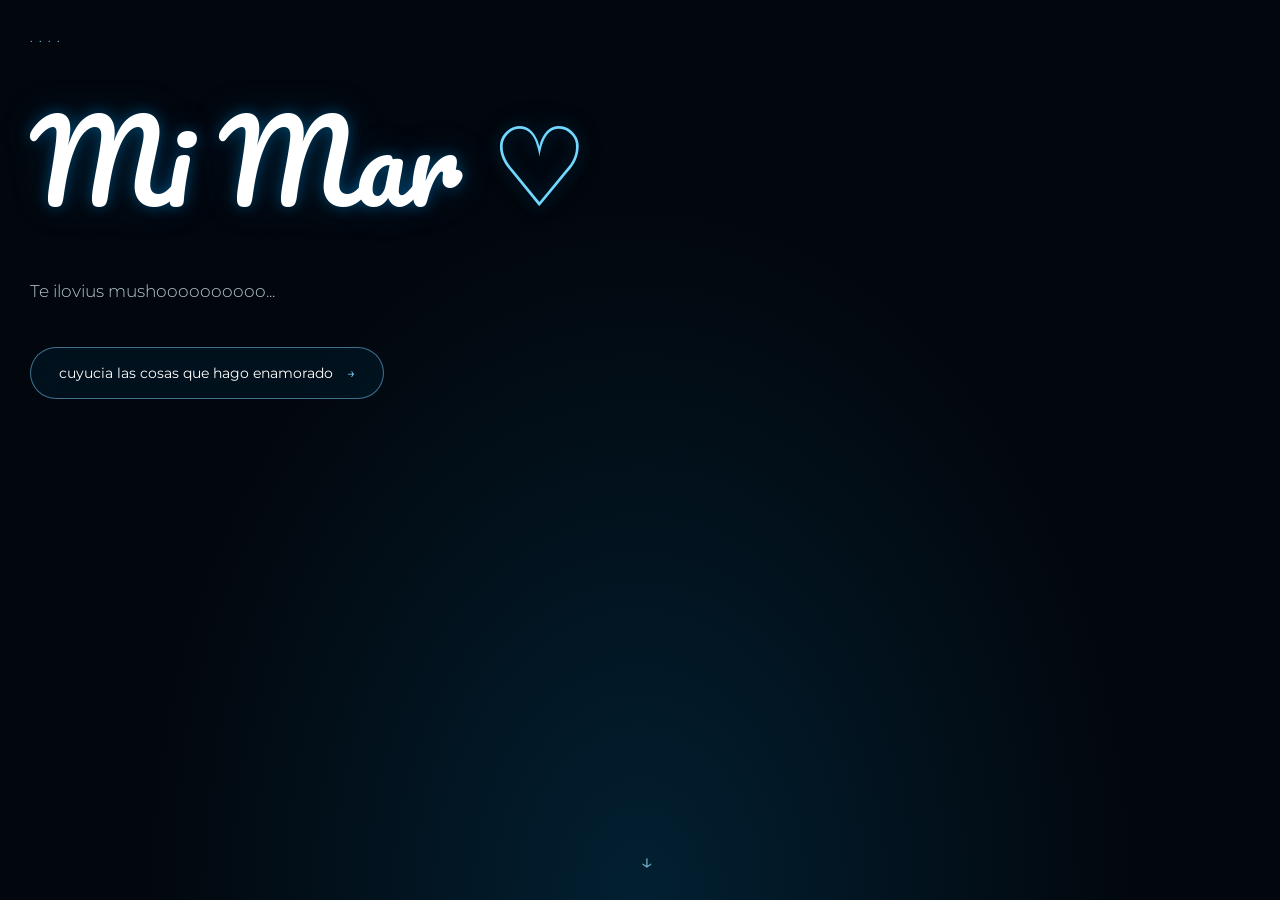
<file: index.html>
<!DOCTYPE html>
<html lang="es">
<head>
    <meta charset="UTF-8">
    <meta name="viewport" content="width=device-width, initial-scale=1.0">

    <title>Mi Mar ❤️</title>

    <link rel="preconnect" href="https://fonts.googleapis.com">
    <link rel="preconnect" href="https://fonts.gstatic.com" crossorigin>

    <link href="https://fonts.googleapis.com/css2?family=Montserrat:wght@300;400;500;600&family=Pacifico&display=swap" rel="stylesheet">

    <link rel="stylesheet" href="style.css">
</head>

<body>

    <main class="inicio">

        <div class="contenido">

            <p class="pequeno">....</p>

            <h1>Mi Mar <span>♡</span></h1>

            <p class="frase">
                Te ilovius mushoooooooooo...
            </p>

            <button onclick="entrar()">
                cuyucia las cosas que hago enamorado
                <span>→</span>
            </button>

        </div>

        <div class="abajo">
            ↓
        </div>

    </main>

   <script src="script.js"></script>

</body>
</html>
</file>
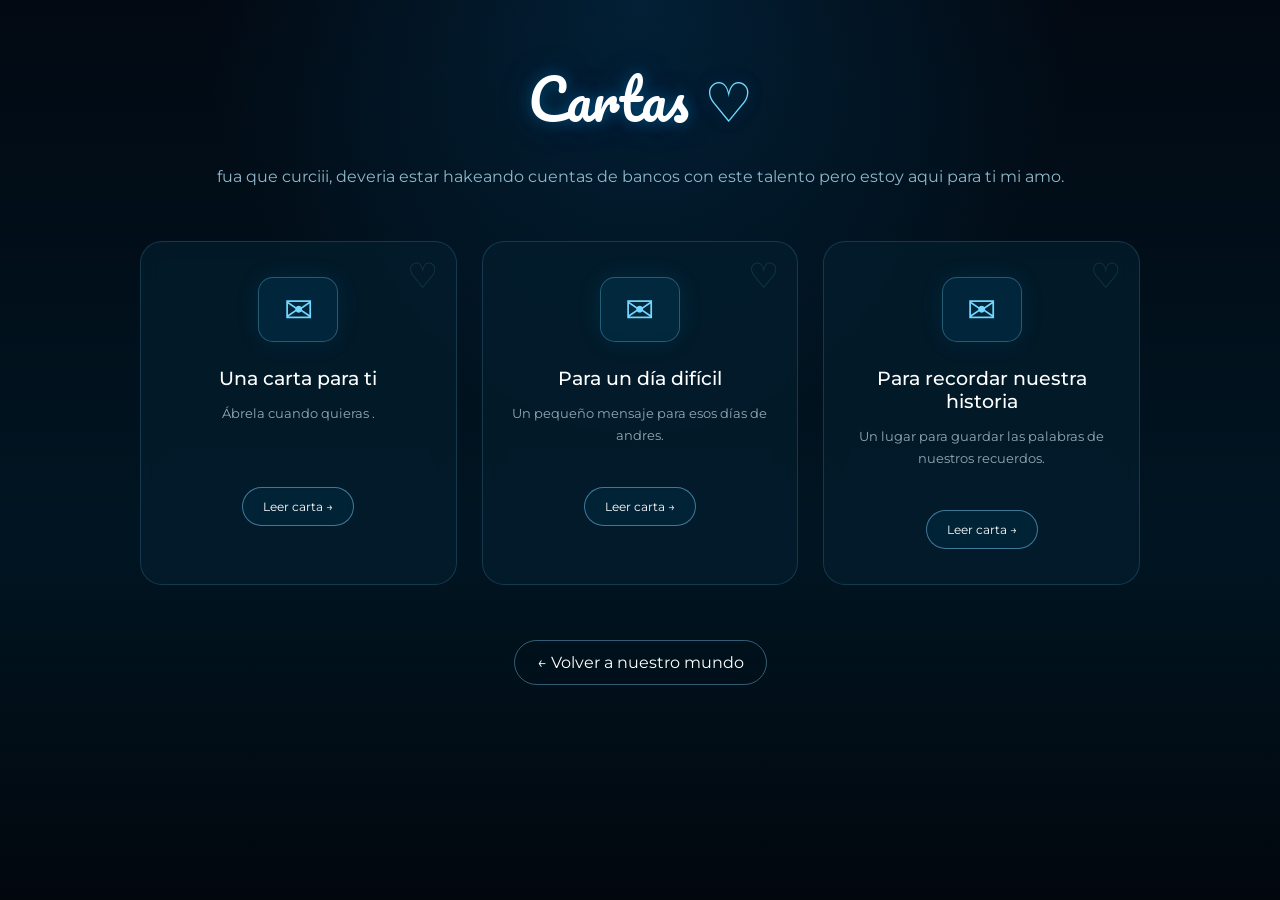
<file: cartas.html>
<!DOCTYPE html>
<html lang="es">
<head>
    <meta charset="UTF-8">
    <meta name="viewport" content="width=device-width, initial-scale=1.0">

    <title>Mi Mar — Cartas ❤️</title>

    <link rel="preconnect" href="https://fonts.googleapis.com">
    <link rel="preconnect" href="https://fonts.gstatic.com" crossorigin>

    <link href="https://fonts.googleapis.com/css2?family=Montserrat:wght@300;400;500;600&family=Pacifico&display=swap" rel="stylesheet">

    <link rel="stylesheet" href="style.css">
</head>

<body>

<main class="cartas">

    <header class="encabezado">
        <h1>Cartas <span>♡</span></h1>
        <p>fua que curciii, deveria estar hakeando cuentas de bancos con este talento pero
            estoy aqui para ti mi amo.</p>
    </header>

    <section class="cartas-grid">

        <div class="carta" onclick="abrirCarta(1)">
            <div class="sobre">✉</div>
            <h2>Una carta para ti</h2>
            <p>Ábrela cuando quieras .</p>
            <button>Leer carta →</button>
        </div>

        <div class="carta" onclick="abrirCarta(2)">
            <div class="sobre">✉</div>
            <h2>Para un día difícil</h2>
            <p>Un pequeño mensaje para esos días de andres.</p>
            <button>Leer carta →</button>
        </div>

        <div class="carta" onclick="abrirCarta(3)">
            <div class="sobre">✉</div>
            <h2>Para recordar nuestra historia</h2>
            <p>Un lugar para guardar las palabras de nuestros recuerdos.</p>
            <button>Leer carta →</button>
        </div>

    </section>

    <a class="volver" href="mundo.html">
        ← Volver a nuestro mundo
    </a>

</main>


<!-- VENTANA DE LA CARTA -->

<div id="ventanaCarta" class="ventana-carta">

    <div class="contenido-carta">

        <button class="cerrar" onclick="cerrarCarta()">×</button>

        <div class="sobre-grande">✉</div>

        <span id="etiquetaCarta">CARTA</span>

        <h2 id="tituloCarta"></h2>

        <p id="textoCarta"></p>

    </div>

</div>


<script>

const cartas = {

    1: {
        titulo: "Una carta para ti",
        texto: "mira corazon te amo, como humberto a las matematicas, como ortega ama decir hermanoooo, jajajaj."
    },

    2: {
        titulo: "Para un día difícil",
        texto: "tengo fe que na niña lucy me va aceptar aun asi todo pasmado, jajjaj y esa fe mueve montañas por que te amo."
    },

    3: {
        titulo: "Para recordar nuestra historia",
        texto: "quiero que recuerdes que t amo y que comassssss porfabor."
    }

};


function abrirCarta(numero) {

    document.getElementById("tituloCarta").textContent =
        cartas[numero].titulo;

    document.getElementById("textoCarta").textContent =
        cartas[numero].texto;

    document.getElementById("ventanaCarta").classList.add("mostrar");
}


function cerrarCarta() {

    document.getElementById("ventanaCarta").classList.remove("mostrar");

}

</script>

</body>
</html>
</file>
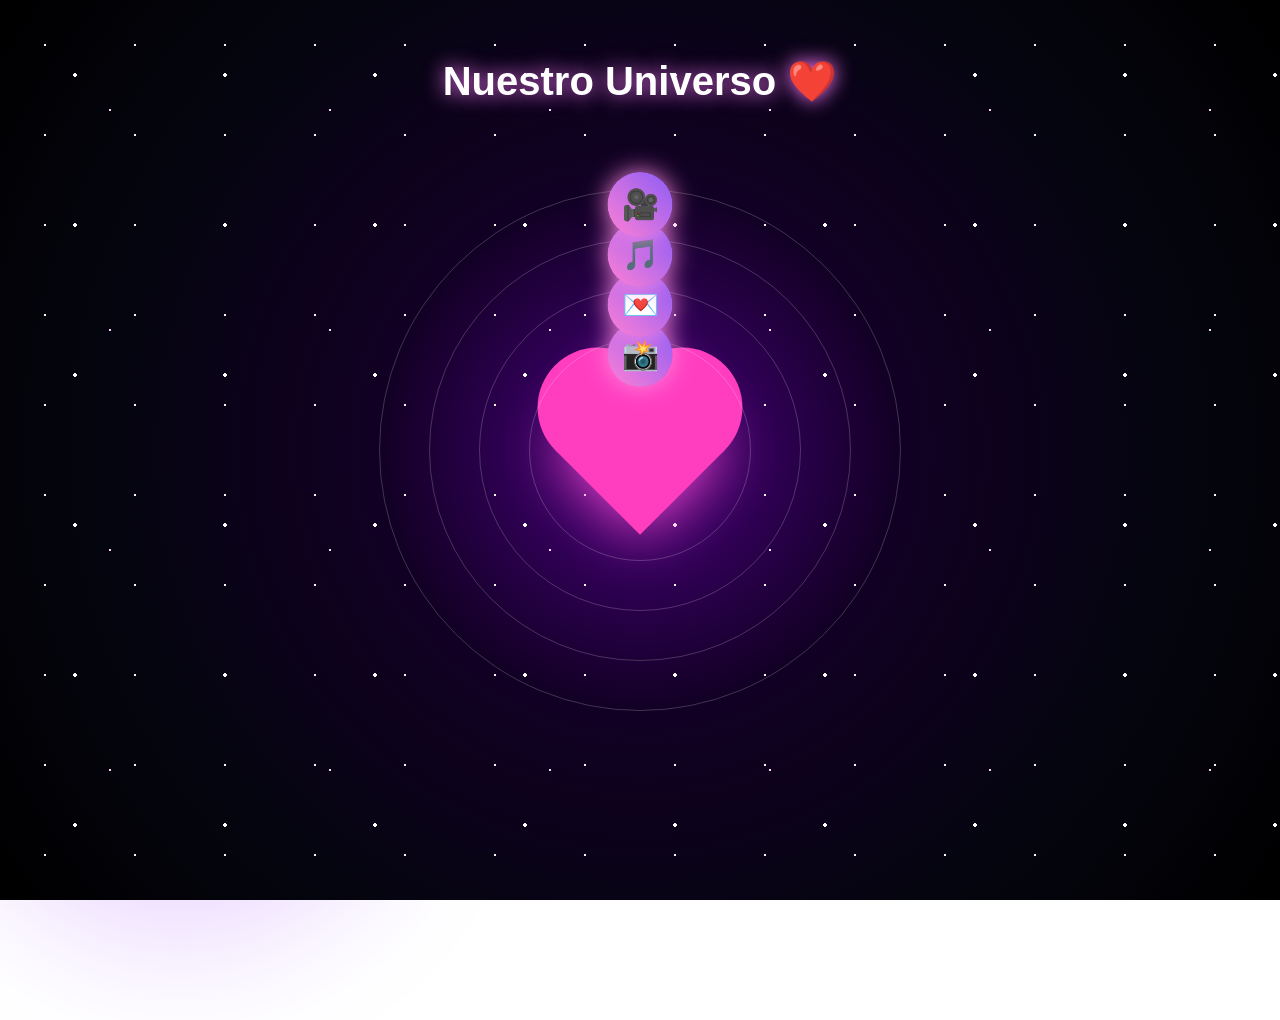
<file: galaxia.html>
<!DOCTYPE html>
<html lang="es">
<head>
    <meta charset="UTF-8">
    <meta name="viewport" content="width=device-width, initial-scale=1.0">
    <title>Nuestro Universo ❤️</title>
<meta name="viewport" content="width=device-width, initial-scale=1.0">
    <style>
        
.galaxia-app{
    position:relative;
    width:100%;
    height:100vh;
    overflow:hidden;
    background:radial-gradient(circle at center,#4b0082,#120024,#050510,#000);
    display:flex;
    justify-content:center;
    align-items:center;
    flex-direction:column;
    font-family:Arial,sans-serif;
}

.titulo{
    position:absolute;
    top:25px;
    color:white;
    font-size:40px;
    text-shadow:0 0 20px #ff7bff;
    z-index:20;
}

.stars{
    position:absolute;
    width:100%;
    height:100%;
    background-image:
    radial-gradient(white 1px, transparent 1px),
    radial-gradient(white 2px, transparent 2px),
    radial-gradient(#ffd6ff 1px, transparent 1px);
    background-size:90px 90px,150px 150px,220px 220px;
    animation:moverEstrellas 80s linear infinite;
}

@keyframes moverEstrellas{
    from{
        transform:translateY(0);
    }
    to{
        transform:translateY(-600px);
    }
}

.galaxia{
    position:relative;
    width:600px;
    height:600px;
}

.corazon{
    position:absolute;
    left:50%;
    top:50%;
    transform:translate(-50%,-50%) rotate(-45deg);
    width:120px;
    height:120px;
    background:#ff3ebf;
    box-shadow:0 0 60px #ff4dd2;
    animation:latido 2s infinite;
}

.corazon::before,
.corazon::after{
    content:"";
    position:absolute;
    width:120px;
    height:120px;
    background:#ff3ebf;
    border-radius:50%;
}

.corazon::before{
    top:-60px;
    left:0;
}

.corazon::after{
    left:60px;
    top:0;
}

@keyframes latido{
    0%,100%{
        transform:translate(-50%,-50%) rotate(-45deg) scale(1);
    }
    50%{
        transform:translate(-50%,-50%) rotate(-45deg) scale(1.15);
    }
}


.orbita{
    position:absolute;
    left:50%;
    top:50%;
    border:1px solid rgba(255,255,255,.2);
    border-radius:50%;
    transform:translate(-50%,-50%);
}

.orbita1{
    width:220px;
    height:220px;
    animation:girar 12s linear infinite;
}

.orbita2{
    width:320px;
    height:320px;
    animation:girar 18s linear infinite;
}

.orbita3{
    width:420px;
    height:420px;
    animation:girar 25s linear infinite;
}

.orbita4{
    width:520px;
    height:520px;
    animation:girar 32s linear infinite;
}

@keyframes girar{
    from{
        transform:translate(-50%,-50%) rotate(0deg);
    }
    to{
        transform:translate(-50%,-50%) rotate(360deg);
    }
}

.planeta{
    position:absolute;
    top:-18px;
    left:50%;
    transform:translateX(-50%);
    width:65px;
    height:65px;
    border-radius:50%;
    background:linear-gradient(45deg,#ff80d5,#8b5cf6);
    display:flex;
    justify-content:center;
    align-items:center;
    font-size:30px;
    cursor:pointer;
    box-shadow:0 0 25px #ff8ae2;
    transition:.4s;
}

.planeta:hover{
    transform:translateX(-50%) scale(1.2);
    box-shadow:0 0 40px white;
}

#mensaje{
    position:absolute;
    bottom:40px;
    color:white;
    font-size:24px;
    text-align:center;
    text-shadow:0 0 10px #ff9df3;
}
.estrella{
    position:absolute;
    width:3px;
    height:3px;
    background:white;
    border-radius:50%;
    box-shadow:0 0 20px white;
    animation:fugaz 2.5s linear forwards;
}

@keyframes fugaz{

    0%{
        transform:translate(0,0);
        opacity:1;
    }

    100%{
        transform:translate(-600px,350px);
        opacity:0;
    }

}

.nebulosa{
    position:absolute;
    width:500px;
    height:500px;
    border-radius:50%;
    background:radial-gradient(circle,
    rgba(255,0,255,.35),
    rgba(120,0,255,.15),
    transparent 70%);
    filter:blur(50px);
    animation:flotar 18s ease-in-out infinite alternate;
}

.nebulosa.dos{
    top:5%;
    right:-150px;
    width:400px;
    height:400px;
    animation-duration:22s;
}

.nebulosa.tres{
    bottom:-120px;
    left:-120px;
    width:600px;
    height:600px;
    animation-duration:28s;
}

@keyframes flotar{

    0%{
        transform:translate(0,0) scale(1);
    }

    50%{
        transform:translate(40px,-30px) scale(1.1);
    }

    100%{
        transform:translate(-30px,40px) scale(0.95);
    }

}
html, body {
    margin: 0;
    padding: 0;
    width: 100%;
    height: 100%;
    overflow-x: hidden;
}
        .galaxia-app{
    width:100%;
    min-height:100vh;
}
    </style>
</head>
<body>
<div class="nebulosa"></div>
<div class="nebulosa dos"></div>
<div class="nebulosa tres"></div>
<section class="galaxia-app">
    <div class="stars"></div>

    <h1 class="titulo">Nuestro Universo ❤️</h1>

    <div class="galaxia">
        <div class="corazon"></div>

        <div class="orbita orbita1">
            <div class="planeta" onclick="mostrar('Recuerdos')">📸</div>
        </div>

        <div class="orbita orbita2">
            <div class="planeta" onclick="mostrar('Cartas')">💌</div>
        </div>

        <div class="orbita orbita3">
            <div class="planeta" onclick="mostrar('Música')">🎵</div>
        </div>

        <div class="orbita orbita4">
            <div class="planeta" onclick="mostrar('Videos')">🎥</div>
        </div>
    </div>

    <div id="mensaje"></div>
</section>



    <script>
        

const mensajes = {
    "Recuerdos": "📸 Aquí podrás abrir una galería con nuestras fotos más especiales.",
    "Cartas": "💌 Aquí estarán todas las cartas que escribí para ti.",
    "Música": "🎵 Nuestra playlist favorita siempre estará aquí.",
    "Videos": "🎥 En este planeta podrás ver nuestros videos y recuerdos."
};

function mostrar(planeta){

    const mensaje = document.getElementById("mensaje");

    mensaje.style.opacity = "0";

    setTimeout(() => {
        mensaje.innerHTML = mensajes[planeta];
        mensaje.style.opacity = "1";
    },200);

}

function crearEstrella(){

    const estrella = document.createElement("div");

    estrella.className = "estrella";

    estrella.style.left = Math.random()*window.innerWidth+"px";
    estrella.style.top = Math.random()*200+"px";

    document.querySelector(".galaxia-app").appendChild(estrella);

    setTimeout(()=>{
        estrella.remove();
    },2500);

}

setInterval(crearEstrella,1800);




    </script>

</body>
</html>
</file>
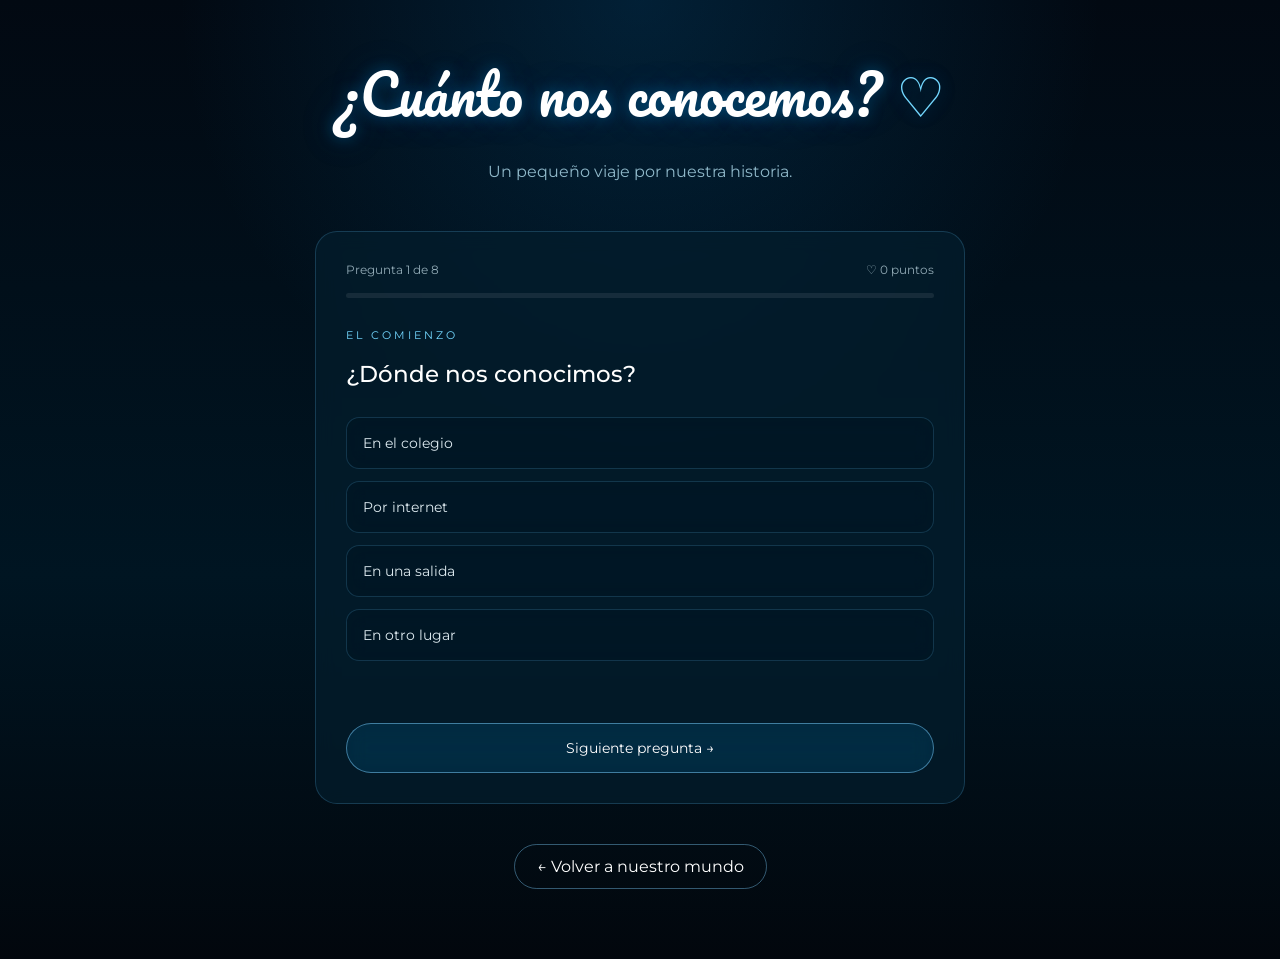
<file: juego.html>
<!DOCTYPE html>
<html lang="es">
<head>
    <meta charset="UTF-8">
    <meta name="viewport" content="width=device-width, initial-scale=1.0">

    <title>Mi Mar — ¿Cuánto nos conocemos? ♡</title>

    <link rel="preconnect" href="https://fonts.googleapis.com">
    <link rel="preconnect" href="https://fonts.gstatic.com" crossorigin>

    <link href="https://fonts.googleapis.com/css2?family=Montserrat:wght@300;400;500;600&family=Pacifico&display=swap" rel="stylesheet">

    <link rel="stylesheet" href="style.css">
</head>

<body>

<main class="juego">

    <header class="encabezado">
        <h1>¿Cuánto nos conocemos? <span>♡</span></h1>
        <p>Un pequeño viaje por nuestra historia.</p>
    </header>

    <section class="panel-juego" id="panelJuego">

        <div class="progreso-info">
            <span id="numeroPregunta">Pregunta 1 de 8</span>
            <span id="marcador">♡ 0 puntos</span>
        </div>

        <div class="barra-progreso">
            <div id="progreso"></div>
        </div>

        <div class="etiqueta" id="categoria">EL COMIENZO</div>

        <h2 id="pregunta">¿Cuánto recuerdas?</h2>

        <div class="opciones" id="opciones"></div>

        <p id="mensaje" aria-live="polite"></p>

        <button id="siguiente" class="boton-juego" hidden>
            Siguiente pregunta →
        </button>

    </section>

    <section class="panel-juego resultado" id="panelResultado" hidden>
        <div class="corazon-final">♡</div>

        <h2 id="tituloResultado">¡Terminaste!</h2>

        <p id="textoResultado"></p>

        <div class="puntuacion-final" id="puntuacionFinal"></div>

        <button class="boton-juego" id="reintentar">
            Volver a jugar ↻
        </button>
    </section>

    <a class="volver" href="mundo.html">
        ← Volver a nuestro mundo
    </a>

</main>

<script>
/*
  IMPORTANTE:
  Estas preguntas son ejemplos.
  Cambia las preguntas, opciones y respuestaCorrecta
  para que coincidan con vuestra historia real.

  respuestaCorrecta empieza desde 0:
  0 = primera opción
  1 = segunda opción
  2 = tercera opción
  3 = cuarta opción
*/

const preguntas = [
    {
        categoria: "EL COMIENZO",
        pregunta: "¿Dónde nos conocimos?",
        opciones: [
            "En el colegio",
            "Por internet",
            "En una salida",
            "En otro lugar"
        ],
        respuestaCorrecta: 0
    },
    {
        categoria: "EL COMIENZO",
        pregunta: "¿Quién habló primero?",
        opciones: [
            "Rodri",
            "Ella",
            "Los dos al mismo tiempo",
            "No lo recuerdo"
        ],
        respuestaCorrecta: 0
    },
    {
        categoria: "NUESTROS RECUERDOS",
        pregunta: "¿Qué recuerdo guardaríamos primero?",
        opciones: [
            "Una conversación",
            "Una fotografía",
            "Una salida",
            "Una broma"
        ],
        respuestaCorrecta: 1
    },
    {
        categoria: "SOBRE MÍ",
        pregunta: "¿Qué actividad me gusta más?",
        opciones: [
            "Jugar fútbol",
            "Ver películas",
            "Jugar videojuegos",
            "Escuchar música"
        ],
        respuestaCorrecta: 0
    },
    {
        categoria: "SOBRE NOSOTROS",
        pregunta: "¿Qué disfrutamos hacer juntos?",
        opciones: [
            "Hablar durante horas",
            "Salir a pasear",
            "Tomarnos fotos",
            "Todas las anteriores"
        ],
        respuestaCorrecta: 3
    },
    {
        categoria: "PEQUEÑOS DETALLES",
        pregunta: "¿Qué detalle recuerdo de ti?",
        opciones: [
            "Tu sonrisa",
            "Tu forma de hablar",
            "Tu mirada",
            "Otro detalle"
        ],
        respuestaCorrecta: 0
    },
    {
        categoria: "NUESTROS MOMENTOS",
        pregunta: "¿Qué nos hace reír juntos?",
        opciones: [
            "Nuestras bromas",
            "Los memes",
            "Las ocurrencias",
            "Todas las anteriores"
        ],
        respuestaCorrecta: 3
    },
    {
        categoria: "HASTA HOY",
        pregunta: "¿Qué es importante en nuestra historia?",
        opciones: [
            "Los recuerdos",
            "La confianza",
            "La comunicación",
            "Todo lo anterior"
        ],
        respuestaCorrecta: 3
    }
];

let indice = 0;
let puntos = 0;
let respondida = false;

const panelJuego = document.getElementById("panelJuego");
const panelResultado = document.getElementById("panelResultado");
const preguntaTexto = document.getElementById("pregunta");
const opcionesDiv = document.getElementById("opciones");
const mensaje = document.getElementById("mensaje");
const siguiente = document.getElementById("siguiente");

function mostrarPregunta() {
    respondida = false;

    const actual = preguntas[indice];

    document.getElementById("numeroPregunta").textContent =
        `Pregunta ${indice + 1} de ${preguntas.length}`;

    document.getElementById("marcador").textContent =
        `♡ ${puntos} puntos`;

    document.getElementById("categoria").textContent =
        actual.categoria;

    preguntaTexto.textContent = actual.pregunta;

    document.getElementById("progreso").style.width =
        `${(indice / preguntas.length) * 100}%`;

    opcionesDiv.innerHTML = "";
    mensaje.textContent = "";
    siguiente.hidden = true;

    actual.opciones.forEach((opcion, i) => {
        const boton = document.createElement("button");

        boton.className = "opcion";
        boton.textContent = opcion;

        boton.addEventListener("click", () => elegirRespuesta(i));

        opcionesDiv.appendChild(boton);
    });
}

function elegirRespuesta(seleccion) {
    if (respondida) return;

    respondida = true;

    const actual = preguntas[indice];
    const botones = opcionesDiv.querySelectorAll(".opcion");

    botones.forEach((boton, i) => {
        boton.disabled = true;

        if (i === actual.respuestaCorrecta) {
            boton.classList.add("correcta");
        }

        if (i === seleccion && seleccion !== actual.respuestaCorrecta) {
            boton.classList.add("incorrecta");
        }
    });

    if (seleccion === actual.respuestaCorrecta) {
        puntos++;
        mensaje.textContent = "¡Correcto! ♡ +1 punto";
        mensaje.className = "mensaje-correcto";
    } else {
        mensaje.textContent = "¡Buen intento! La respuesta correcta está marcada.";
        mensaje.className = "mensaje-error";
    }

    document.getElementById("marcador").textContent =
        `♡ ${puntos} puntos`;

    document.getElementById("progreso").style.width =
        `${((indice + 1) / preguntas.length) * 100}%`;

    siguiente.textContent =
        indice === preguntas.length - 1
            ? "Ver resultado ♡"
            : "Siguiente pregunta →";

    siguiente.hidden = false;
}

siguiente.addEventListener("click", () => {
    indice++;

    if (indice < preguntas.length) {
        mostrarPregunta();
    } else {
        mostrarResultado();
    }
});

function mostrarResultado() {
    panelJuego.hidden = true;
    panelResultado.hidden = false;

    const total = preguntas.length;
    const porcentaje = Math.round((puntos / total) * 100);

    document.getElementById("puntuacionFinal").textContent =
        `${puntos} de ${total} puntos`;

    document.getElementById("progreso").style.width = "100%";

    let titulo;
    let texto;

    if (porcentaje === 100) {
        titulo = "¡Lo recuerdas todo! 🌊";
        texto = "Cada detalle cuenta. ¡Resultado perfecto!";
    } else if (porcentaje >= 75) {
        titulo = "¡Conoces muy bien nuestra historia! ♡";
        texto = "Hay muchos recuerdos que tienes presentes.";
    } else if (porcentaje >= 50) {
        titulo = "¡Vamos por más recuerdos!";
        texto = "Todavía quedan detalles por descubrir.";
    } else {
        titulo = "¡Esto apenas comienza! 🌱";
        texto = "Siempre hay algo nuevo que podemos aprender.";
    }

    document.getElementById("tituloResultado").textContent = titulo;
    document.getElementById("textoResultado").textContent = texto;
}

document.getElementById("reintentar").addEventListener("click", () => {
    indice = 0;
    puntos = 0;

    panelResultado.hidden = true;
    panelJuego.hidden = false;

    mostrarPregunta();
});

mostrarPregunta();
</script>

</body>
</html>
</file>
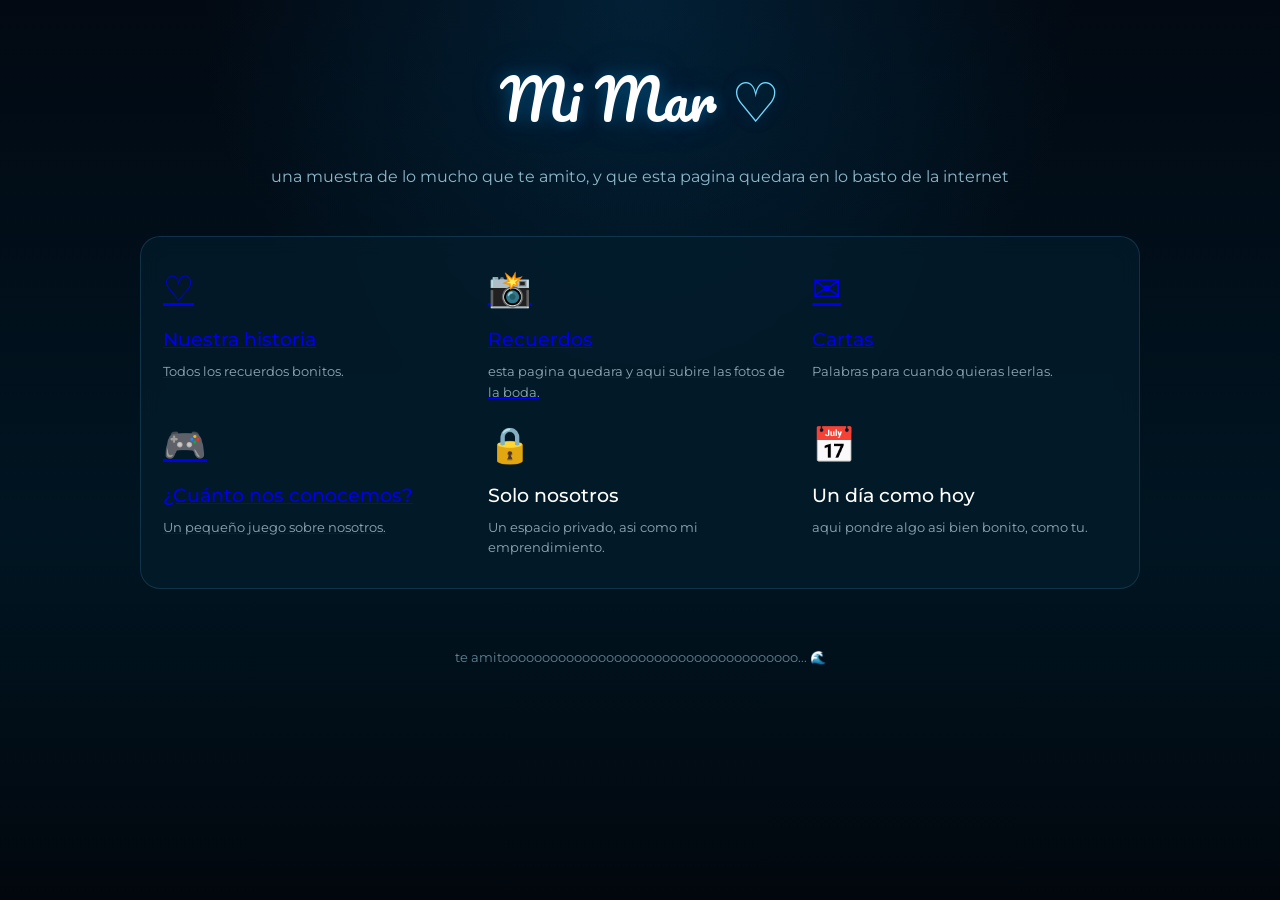
<file: mundo.html>
<!DOCTYPE html>
<html lang="es">

<head>
    <meta charset="UTF-8">
    <meta name="viewport" content="width=device-width, initial-scale=1.0">

    <title>Mi Mar — Nuestro mundo ❤️</title>

    <link rel="preconnect" href="https://fonts.googleapis.com">
    <link rel="preconnect" href="https://fonts.gstatic.com" crossorigin>

    <link href="https://fonts.googleapis.com/css2?family=Montserrat:wght@300;400;500;600&family=Pacifico&display=swap" rel="stylesheet">

    <link rel="stylesheet" href="style.css">
</head>

<body>

    <main class="mundo">

        <header class="encabezado">
            <h1>Mi Mar <span>♡</span></h1>
            <p>una muestra de lo mucho que te amito, y que esta pagina quedara
            en lo basto de la internet</p>
        </header>

        <section class="menu">

           <a href="historia.html" class="tarjeta">
    <div class="icono">♡</div>
    <h2>Nuestra historia</h2>
    <p>Todos los recuerdos bonitos.</p>
</a>

           <a href="recuerdos.html" class="tarjeta">
    <div class="icono">📸</div>
    <h2>Recuerdos</h2>
    <p>esta pagina quedara y aqui subire las fotos de la boda.</p>
</a>

     <a href="cartas.html" class="tarjeta">
    <div class="icono">✉</div>
    <h2>Cartas</h2>
    <p>Palabras para cuando quieras leerlas.</p>
</a>     
           <a href="juego.html" class="tarjeta">
    <div class="icono">🎮</div>
    <h2>¿Cuánto nos conocemos?</h2>
    <p>Un pequeño juego sobre nosotros.</p>
</a>

            <div class="tarjeta">
                <div class="icono">🔒</div>
                <h2>Solo nosotros</h2>
                <p>Un espacio privado, asi como mi emprendimiento.</p>
            </div>

            <div class="tarjeta">
                <div class="icono">📅</div>
                <h2>Un día como hoy</h2>
                <p>aqui pondre algo asi bien bonito, como tu.</p>
            </div>

        </section>

        <footer>
            <p>te amitooooooooooooooooooooooooooooooooooooo... 🌊</p>
        </footer>

    </main>

</body>
</html>
</file>
<file: style.css>
* {
    margin: 0;
    padding: 0;
    box-sizing: border-box;
}
body {
    font-family: 'Montserrat', sans-serif;
    background: #02070d;
    color: white;
    overflow-x: hidden;
}
}

/* Pantalla principal */
.inicio {
    min-height: 100vh;
    position: relative;
    display: flex;
    justify-content: center;
    align-items: center;
    text-align: center;

    background:
        radial-gradient(circle at 50% 35%, rgba(0, 90, 140, 0.25), transparent 45%),
        linear-gradient(to bottom, #020912, #001522 60%, #02070d);
}

/* Efecto de agua */
.inicio::before {
    content: "";
    position: absolute;
    inset: 0;

    background:
        radial-gradient(ellipse at 50% 100%,
        rgba(0, 120, 180, 0.22),
        transparent 55%);

    animation: agua 6s ease-in-out infinite alternate;
}

@keyframes agua {
    from {
        transform: translateY(0) scale(1);
    }

    to {
        transform: translateY(-15px) scale(1.05);
    }
}

/* Contenido */
.contenido {
    position: relative;
    z-index: 2;
    max-width: 700px;
    padding: 30px;
}

.pequeno {
    font-size: 12px;
    letter-spacing: 6px;
    color: #7ecfff;
    margin-bottom: 18px;
}

h1 {
    font-family: 'Pacifico', cursive;
    font-size: clamp(55px, 12vw, 110px);
    font-weight: normal;
    margin-bottom: 20px;

    text-shadow:
        0 0 15px rgba(0, 170, 255, 0.35),
        0 0 40px rgba(0, 110, 200, 0.2);
}

h1 span {
    color: #73d8ff;
}

.frase {
    color: #b8cbd5;
    font-size: 17px;
    line-height: 1.8;
    font-weight: 300;
    margin-bottom: 40px;
}

/* Botón */
button {
    border: 1px solid rgba(126, 207, 255, 0.5);
    background: rgba(0, 80, 120, 0.15);
    color: white;

    padding: 16px 28px;
    border-radius: 50px;

    font-family: 'Montserrat', sans-serif;
    font-size: 14px;

    cursor: pointer;

    transition: 0.35s ease;

    backdrop-filter: blur(10px);
}

button span {
    margin-left: 10px;
    color: #7ecfff;
}

button:hover {
    background: rgba(0, 130, 190, 0.25);
    border-color: #7ecfff;
    box-shadow: 0 0 25px rgba(0, 160, 230, 0.3);
    transform: translateY(-3px);
}

/* Flecha inferior */
.abajo {
    position: absolute;
    bottom: 25px;
    left: 50%;

    color: #6faec5;
    font-size: 22px;

    animation: bajar 1.5s infinite;
}

@keyframes bajar {
    0%, 100% {
        transform: translateY(0);
        opacity: 0.5;
    }

    50% {
        transform: translateY(8px);
        opacity: 1;
    }
}

/* Celulares */
@media (max-width: 600px) {

    .pequeno {
        font-size: 10px;
        letter-spacing: 4px;
    }

    .frase {
        font-size: 15px;
    }

    button {
        padding: 14px 22px;
    }
}/* =========================
   MENÚ DE MI MAR
========================= */

.mundo {
    min-height: 100vh;
    padding: 50px 25px;

    background:
        radial-gradient(circle at 50% 0%, rgba(0, 100, 160, 0.25), transparent 40%),
        linear-gradient(to bottom, #020912, #001522 60%, #02070d);

    color: white;
}

.encabezado {
    text-align: center;
    margin-bottom: 50px;
}

.encabezado h1 {
    font-family: 'Pacifico', cursive;
    font-size: 55px;
    font-weight: normal;
}

.encabezado h1 span {
    color: #73d8ff;
}

.encabezado p {
    color: #8fb8c9;
    margin-top: 10px;
}

/* Tarjetas */

.menu {
    max-width: 1000px;
    margin: auto;

    display: grid;
    grid-template-columns: repeat(3, 1fr);
    gap: 20px;

    padding: 30px 22px;

    background: rgba(4, 30, 45, 0.65);
    border: 1px solid rgba(100, 200, 255, 0.15);

    border-radius: 20px;

    backdrop-filter: blur(10px);

    transition: 0.35s ease;

    cursor: pointer;
    
    text-decoration: none;
    color: white;
        cursor: pointer;
    text-decoration: none;
    color: whit;
}
.tarjeta:hover {
    transform: translateY(-7px);

    border-color: rgba(100, 210, 255, 0.5);

    box-shadow:
        0 10px 40px rgba(0, 120, 200, 0.15);
}

.icono {
    font-size: 35px;
    margin-bottom: 18px;
}

.tarjeta h2 {
    font-size: 19px;
    font-weight: 500;
    margin-bottom: 10px;
}

.tarjeta p {
    color: #91aab5;
    font-size: 13px;
    line-height: 1.6;
}

footer {
    text-align: center;
    margin-top: 60px;

    color: #608494;
    font-size: 13px;
}

/* Celular */

@media (max-width: 750px) {

    .menu {
        grid-template-columns: 1fr;
        max-width: 500px;
    }

    .encabezado h1 {
        font-size: 45px;
    }

    .mundo {
        padding: 35px 18px;
    }
}
/* =========================
   GALERÍA DE RECUERDOS
========================= */

.recuerdos {
    min-height: 100vh;
    padding: 50px 25px;

    background:
        radial-gradient(circle at 50% 0%, rgba(0, 100, 160, 0.25), transparent 40%),
        linear-gradient(to bottom, #020912, #001522 60%, #02070d);

    color: white;
}

.galeria {
    max-width: 1100px;
    margin: 45px auto;

    display: grid;
    grid-template-columns: repeat(3, 1fr);
    gap: 25px;
}

.foto {
    overflow: hidden;

    background: rgba(4, 30, 45, 0.7);

    border: 1px solid rgba(100, 200, 255, 0.15);

    border-radius: 18px;

    transition: 0.35s ease;
}

.foto:hover {
    transform: translateY(-8px);

    border-color: rgba(100, 210, 255, 0.5);

    box-shadow:
        0 15px 45px rgba(0, 120, 200, 0.2);
}

.foto img {
    width: 100%;
    height: 280px;

    object-fit: cover;

    display: block;

    transition: 0.5s ease;
}

.foto:hover img {
    transform: scale(1.05);
}

.info {
    padding: 18px;
}

.info h2 {
    font-size: 17px;
    font-weight: 500;
    margin-bottom: 7px;
}

.info p {
    color: #91aab5;
    font-size: 13px;
    line-height: 1.5;
}

.volver {
    display: block;

    width: fit-content;

    margin: 40px auto 10px;

    padding: 12px 22px;

    border: 1px solid rgba(126, 207, 255, 0.4);

    border-radius: 30px;

    color: white;

    text-decoration: none;

    transition: 0.3s;
}

.volver:hover {
    background: rgba(0, 120, 180, 0.2);
    border-color: #7ecfff;
}

/* Celular */

@media (max-width: 750px) {

    .galeria {
        grid-template-columns: 1fr;
        max-width: 500px;
    }

    .foto img {
        height: 300px;
    }
}
/* ============================= */
/* NUESTRA HISTORIA              */
/* ============================= */

.historia {
    min-height: 100vh;
    padding: 50px 25px 70px;

    background:
        radial-gradient(circle at 50% 0%, rgba(0, 100, 160, 0.25), transparent 40%),
        linear-gradient(to bottom, #020912, #001522 60%, #02070d);

    color: white;
}

.linea-tiempo {
    position: relative;

    max-width: 1000px;
    margin: 70px auto;

    padding: 20px 0;
}

/* Línea central */

.linea-tiempo::before {
    content: "";

    position: absolute;

    top: 0;
    bottom: 0;

    left: 50%;

    width: 2px;

    background: linear-gradient(
        to bottom,
        transparent,
        #4fcfff,
        rgba(79, 207, 255, 0.3),
        #4fcfff,
        transparent
    );

    transform: translateX(-50%);
}

/* Cada momento */

.momento {
    position: relative;

    width: 50%;

    padding: 25px 45px;

    margin-bottom: 35px;
}

/* Alternar lados */

.momento:nth-child(odd) {
    left: 0;

    text-align: right;
}

.momento:nth-child(even) {
    left: 50%;

    text-align: left;
}

/* Punto de la línea */

.punto {
    position: absolute;

    top: 45px;

    width: 16px;
    height: 16px;

    border-radius: 50%;

    background: #73d8ff;

    box-shadow:
        0 0 10px #73d8ff,
        0 0 25px rgba(0, 180, 255, 0.6);

    z-index: 2;
}

.momento:nth-child(odd) .punto {
    right: -8px;
}

.momento:nth-child(even) .punto {
    left: -8px;
}

/* Tarjeta */

.contenido-momento {
    padding: 25px;

    background: rgba(4, 30, 45, 0.72);

    border: 1px solid rgba(100, 200, 255, 0.18);

    border-radius: 20px;

    backdrop-filter: blur(10px);

    transition: 0.35s ease;
}

.contenido-momento:hover {
    transform: translateY(-5px);

    border-color: rgba(100, 210, 255, 0.5);

    box-shadow:
        0 15px 45px rgba(0, 120, 200, 0.18);
}

/* Fecha */

.fecha {
    color: #73d8ff;

    font-size: 11px;

    letter-spacing: 3px;

    font-weight: 600;
}

/* Título */

.contenido-momento h2 {
    margin: 10px 0;

    font-size: 21px;

    font-weight: 500;
}

/* Texto */

.contenido-momento p {
    color: #91aab5;

    font-size: 14px;

    line-height: 1.7;

    margin-bottom: 18px;
}

/* Foto */

.contenido-momento img {
    width: 100%;

    max-height: 260px;

    object-fit: cover;

    border-radius: 14px;

    display: block;

    transition: 0.4s ease;
}

.contenido-momento:hover img {
    transform: scale(1.02);
}


/* ============================= */
/* CELULAR                       */
/* ============================= */

@media (max-width: 750px) {

    .historia {
        padding: 35px 18px 60px;
    }

    .linea-tiempo {
        margin-top: 50px;
    }

    /* La línea pasa al lado izquierdo */

    .linea-tiempo::before {
        left: 12px;
    }

    .momento,
    .momento:nth-child(even),
    .momento:nth-child(odd) {
        width: 100%;

        left: 0;

        padding: 20px 0 20px 40px;

        text-align: left;
    }

    .punto,
    .momento:nth-child(odd) .punto,
    .momento:nth-child(even) .punto {
        left: 4px;
        right: auto;
    }

    .contenido-momento {
        padding: 22px;
    }

    .contenido-momento h2 {
        font-size: 19px;
    }

    .contenido-momento p {
        font-size: 13px;
    }

    .contenido-momento img {
        max-height: 300px;
    }
}
/* ============================= */
/* JUEGO: CUANTO NOS CONOCEMOS   */
/* ============================= */

.juego {
    min-height: 100vh;
    padding: 45px 20px 60px;

    background:
        radial-gradient(circle at 50% 0%, rgba(0, 100, 160, 0.25), transparent 40%),
        linear-gradient(to bottom, #020912, #001522 60%, #02070d);

    color: white;
}

.panel-juego {
    max-width: 650px;
    margin: 45px auto 0;
    padding: 30px;

    background: rgba(4, 30, 45, 0.72);
    border: 1px solid rgba(100, 200, 255, 0.2);
    border-radius: 22px;

    backdrop-filter: blur(10px);
}

.progreso-info {
    display: flex;
    justify-content: space-between;
    gap: 12px;

    color: #91aab5;
    font-size: 12px;
}

.barra-progreso {
    height: 5px;
    margin: 16px 0 30px;

    background: rgba(255, 255, 255, 0.08);
    border-radius: 10px;
    overflow: hidden;
}

#progreso {
    width: 0;
    height: 100%;

    background: #73d8ff;
    box-shadow: 0 0 12px rgba(115, 216, 255, 0.6);

    transition: width 0.4s ease;
}

.etiqueta {
    color: #73d8ff;
    font-size: 11px;
    letter-spacing: 3px;
    margin-bottom: 15px;
}

.panel-juego h2 {
    font-size: 23px;
    line-height: 1.5;
    font-weight: 500;
    margin-bottom: 25px;
}

.opciones {
    display: grid;
    gap: 12px;
}

.opcion {
    width: 100%;
    padding: 16px;

    color: #dceaf0;
    text-align: left;

    background: rgba(0, 20, 35, 0.65);
    border: 1px solid rgba(100, 200, 255, 0.18);
    border-radius: 13px;

    cursor: pointer;
    transition: 0.25s ease;
}

.opcion:hover:not(:disabled) {
    border-color: #73d8ff;
    background: rgba(0, 100, 150, 0.2);
}

.opcion.correcta {
    border-color: #69e6b1;
    background: rgba(30, 150, 100, 0.16);
    color: #a8f5d2;
}

.opcion.incorrecta {
    border-color: #ff8585;
    background: rgba(180, 50, 65, 0.16);
    color: #ffb2b2;
}

.opcion:disabled {
    cursor: default;
}

#mensaje {
    min-height: 24px;
    margin-top: 20px;
    font-size: 13px;
    line-height: 1.6;
}

.mensaje-correcto {
    color: #8cefc1;
}

.mensaje-error {
    color: #ffb2b2;
}

.boton-juego {
    display: block;
    width: 100%;
    margin-top: 18px;
    padding: 15px 20px;

    color: white;
    background: rgba(0, 100, 150, 0.22);
    border: 1px solid rgba(126, 207, 255, 0.5);
    border-radius: 40px;

    font-family: 'Montserrat', sans-serif;
    cursor: pointer;
    transition: 0.3s ease;
}

.boton-juego:hover {
    background: rgba(0, 130, 190, 0.3);
    border-color: #73d8ff;
}

.resultado {
    text-align: center;
}

.corazon-final {
    color: #73d8ff;
    font-size: 55px;
    margin-bottom: 15px;
}

.resultado h2 {
    font-family: 'Pacifico', cursive;
    font-size: 30px;
    font-weight: normal;
}

.resultado p {
    color: #91aab5;
    line-height: 1.7;
}

.puntuacion-final {
    margin: 25px 0;
    color: #73d8ff;
    font-size: 24px;
    font-weight: 600;
}

@media (max-width: 600px) {
    .juego {
        padding: 30px 15px 45px;
    }

    .panel-juego {
        padding: 22px 18px;
        margin-top: 30px;
    }

    .panel-juego h2 {
        font-size: 20px;
    }

    .opcion {
        padding: 15px;
        font-size: 13px;
    }

    .resultado h2 {
        font-size: 25px;
    }
}
/* =========================
   CARTAS
========================= */

.cartas {
    min-height: 100vh;
    padding: 50px 25px 70px;
    background:
        radial-gradient(circle at 50% 0%, rgba(0, 100, 160, 0.25), transparent 40%),
        linear-gradient(to bottom, #020912, #001522 60%, #02070d);
    color: white;
}

.cartas-grid {
    max-width: 1000px;
    margin: 55px auto;
    display: grid;
    grid-template-columns: repeat(3, 1fr);
    gap: 25px;
}

.carta {
    padding: 35px 25px;
    text-align: center;
    background: rgba(4, 30, 45, 0.72);
    border: 1px solid rgba(100, 200, 255, 0.18);
    border-radius: 22px;
    backdrop-filter: blur(10px);
    transition: 0.4s ease;
    cursor: pointer;
}

.carta:hover {
    transform: translateY(-10px);
    border-color: rgba(115, 216, 255, 0.65);
    box-shadow:
        0 15px 45px rgba(0, 120, 200, 0.2),
        0 0 25px rgba(0, 160, 230, 0.08);
}

.sobre {
    width: 80px;
    height: 65px;
    margin: 0 auto 25px;
    display: flex;
    justify-content: center;
    align-items: center;
    font-size: 35px;
    color: #73d8ff;
    background: rgba(0, 100, 150, 0.18);
    border: 1px solid rgba(115, 216, 255, 0.3);
    border-radius: 15px;
    box-shadow: 0 0 25px rgba(0, 160, 230, 0.1);
    transition: 0.4s ease;
}

.carta:hover .sobre {
    transform: translateY(-5px) rotate(-3deg);
    box-shadow: 0 0 30px rgba(115, 216, 255, 0.25);
}

.carta h2 {
    font-size: 19px;
    font-weight: 500;
    margin-bottom: 12px;
}

.carta p {
    color: #91aab5;
    font-size: 13px;
    line-height: 1.7;
    min-height: 65px;
}

.carta button {
    margin-top: 20px;
    padding: 11px 20px;
    font-size: 12px;
}


/* =========================
   VENTANA DE LA CARTA
========================= */

.ventana-carta {
    position: fixed;
    inset: 0;
    display: flex;
    justify-content: center;
    align-items: center;
    padding: 20px;
    background: rgba(0, 5, 12, 0.82);
    backdrop-filter: blur(8px);
    opacity: 0;
    visibility: hidden;
    transition: 0.35s ease;
    z-index: 1000;
}

.ventana-carta.mostrar {
    opacity: 1;
    visibility: visible;
}

.contenido-carta {
    position: relative;
    width: 100%;
    max-width: 600px;
    padding: 45px 35px;
    text-align: center;
    background:
        linear-gradient(
            145deg,
            rgba(8, 38, 55, 0.98),
            rgba(2, 15, 25, 0.98)
        );
    border: 1px solid rgba(115, 216, 255, 0.3);
    border-radius: 25px;
    box-shadow:
        0 25px 80px rgba(0, 0, 0, 0.5),
        0 0 40px rgba(0, 150, 220, 0.12);
    transform: translateY(30px) scale(0.95);
    transition: 0.4s ease;
}

.ventana-carta.mostrar .contenido-carta {
    transform: translateY(0) scale(1);
}

.cerrar {
    position: absolute;
    top: 15px;
    right: 18px;
    width: 40px;
    height: 40px;
    padding: 0;
    border-radius: 50%;
    font-size: 25px;
    line-height: 1;
    color: #91aab5;
    background: transparent;
    border: 1px solid rgba(115, 216, 255, 0.15);
}

.cerrar:hover {
    color: white;
    background: rgba(0, 120, 180, 0.2);
}

.sobre-grande {
    font-size: 55px;
    color: #73d8ff;
    margin-bottom: 20px;
    text-shadow: 0 0 25px rgba(115, 216, 255, 0.3);
}

#etiquetaCarta {
    color: #73d8ff;
    font-size: 10px;
    letter-spacing: 4px;
}

#tituloCarta {
    margin: 12px 0 20px;
    font-size: 25px;
    font-weight: 500;
}

#textoCarta {
    color: #b4c8d1;
    font-size: 15px;
    line-height: 1.9;
}


/* =========================
   MÓVIL
========================= */

@media (max-width: 750px) {

    .cartas {
        padding: 35px 18px 60px;
    }

    .cartas-grid {
        grid-template-columns: 1fr;
        max-width: 500px;
        margin-top: 40px;
    }

    .carta {
        padding: 30px 22px;
    }

    .contenido-carta {
        padding: 40px 25px;
    }

    #tituloCarta {
        font-size: 22px;
    }

    #textoCarta {
        font-size: 14px;
    }
}
/* =========================
   ANIMACIÓN DE APERTURA
========================= */

.carta {
    position: relative;
    overflow: hidden;
}

.carta::after {
    content: "♡";
    position: absolute;
    top: 12px;
    right: 18px;
    color: rgba(115, 216, 255, 0.15);
    font-size: 35px;
    transition: 0.4s ease;
}

.carta:hover::after {
    transform: translateY(-5px) rotate(15deg);
    color: rgba(115, 216, 255, 0.4);
}

.sobre {
    position: relative;
    animation: flotarSobre 3s ease-in-out infinite;
}

.carta:nth-child(2) .sobre {
    animation-delay: 0.5s;
}

.carta:nth-child(3) .sobre {
    animation-delay: 1s;
}

@keyframes flotarSobre {
    0%, 100% {
        transform: translateY(0);
    }

    50% {
        transform: translateY(-7px);
    }
}

/* Animación cuando aparece la carta */

.ventana-carta.mostrar .sobre-grande {
    animation: aparecerSobre 0.7s ease forwards;
}

.ventana-carta.mostrar #etiquetaCarta,
.ventana-carta.mostrar #tituloCarta,
.ventana-carta.mostrar #textoCarta {
    animation: aparecerTexto 0.8s ease forwards;
}

@keyframes aparecerSobre {
    0% {
        opacity: 0;
        transform: translateY(20px) scale(0.7) rotate(-10deg);
    }

    70% {
        transform: translateY(-5px) scale(1.08) rotate(3deg);
    }

    100% {
        opacity: 1;
        transform: translateY(0) scale(1) rotate(0);
    }
}

@keyframes aparecerTexto {
    0% {
        opacity: 0;
        transform: translateY(15px);
    }

    100% {
        opacity: 1;
        transform: translateY(0);
    }
}
</file>
